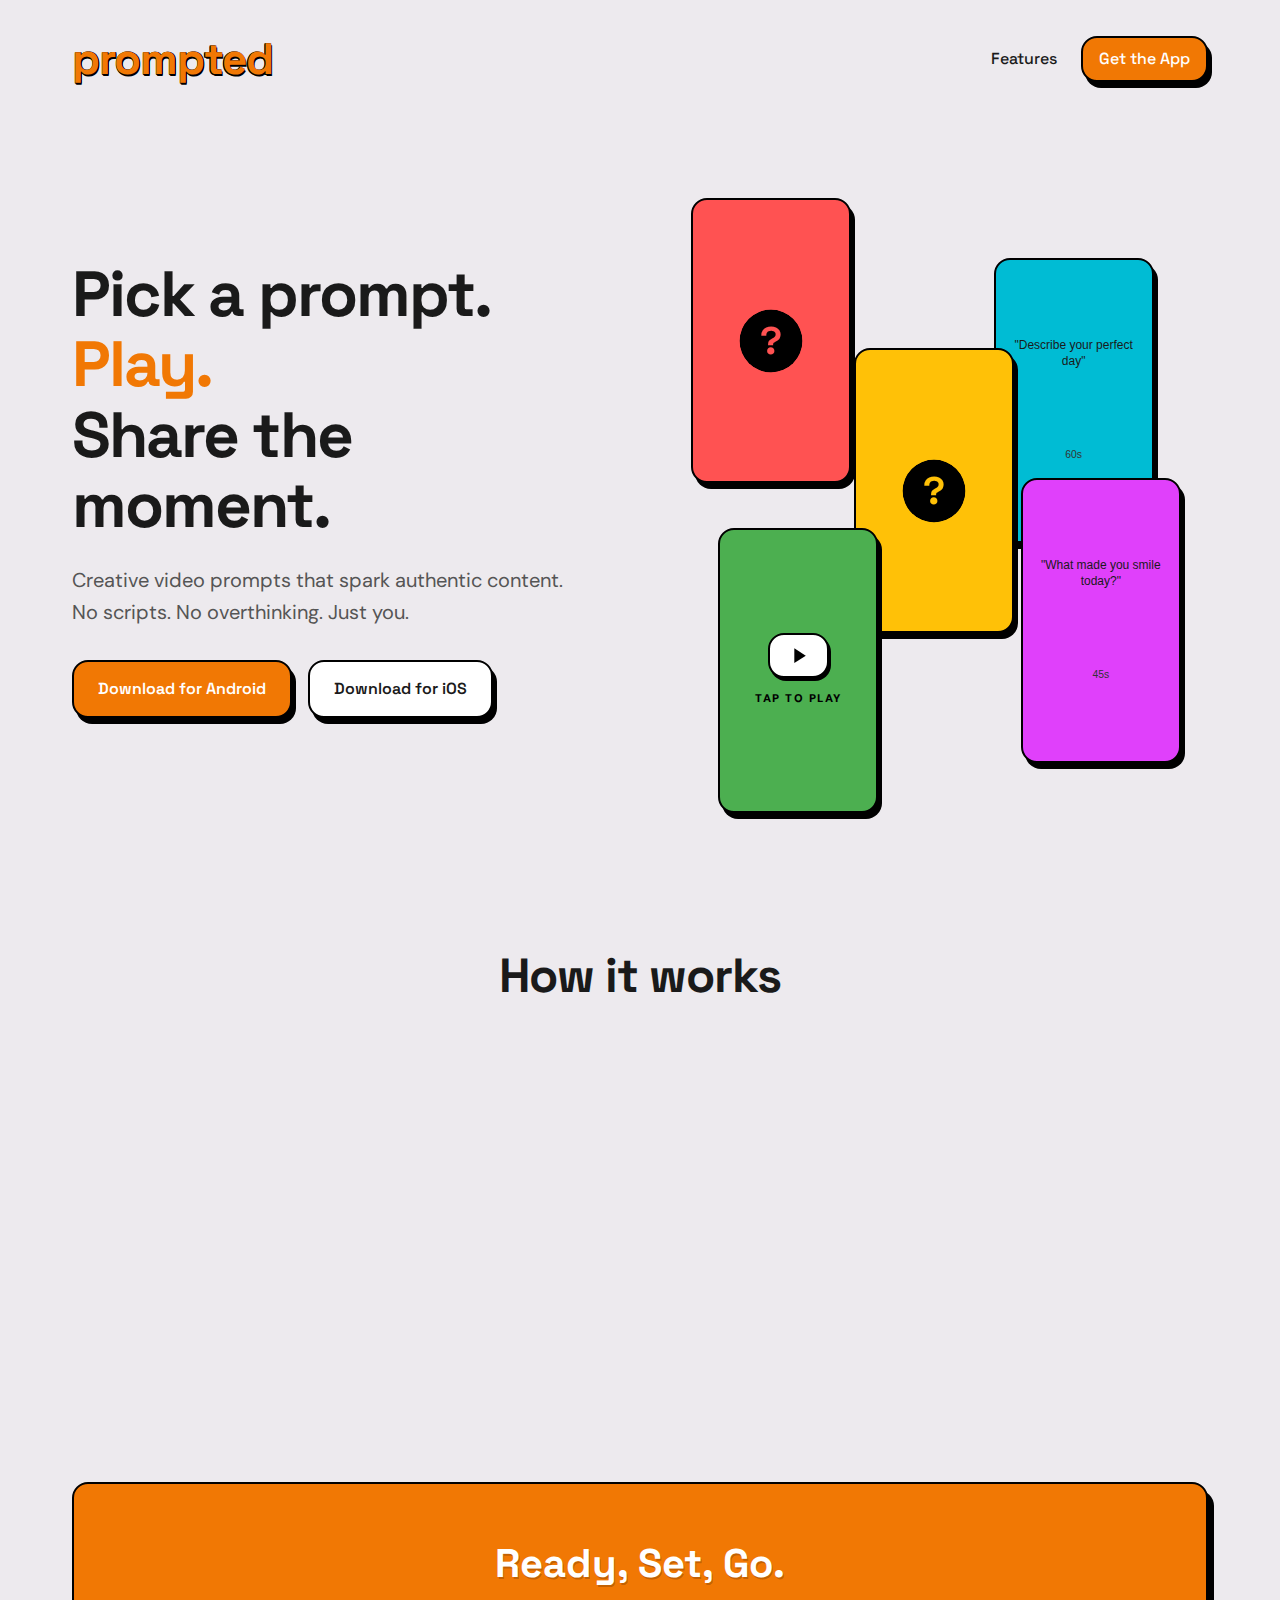
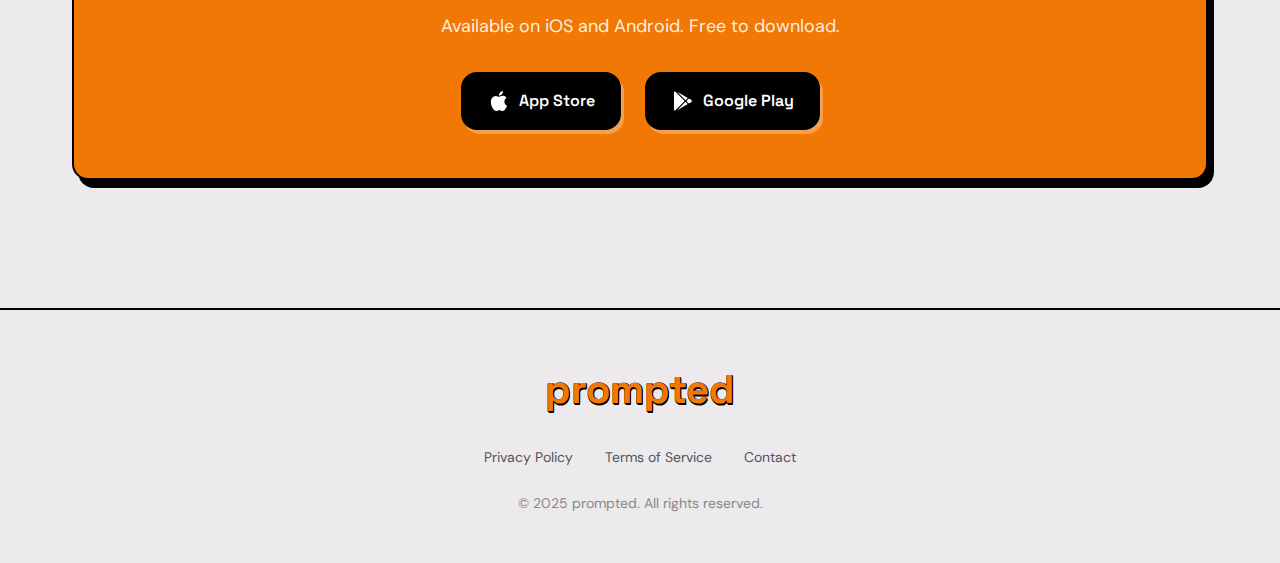
<file: index.html>
<!DOCTYPE html>
<html lang="en">
<head>
  <meta charset="UTF-8">
  <meta name="viewport" content="width=device-width, initial-scale=1.0">
  <title>prompted — creative video prompts</title>
  <meta name="description" content="Get creative prompts. Record your response. Share with friends. prompted is the app that sparks your creativity.">
  <link rel="stylesheet" href="styles.css">
  <link rel="preconnect" href="https://fonts.googleapis.com">
  <link rel="preconnect" href="https://fonts.gstatic.com" crossorigin>
  <link href="https://fonts.googleapis.com/css2?family=Space+Grotesk:wght@400;500;700&family=DM+Sans:wght@400;500;700&display=swap" rel="stylesheet">
  
  <!-- Favicons -->
  <link rel="icon" type="image/png" href="icon_logo.png">
  
  <style>
    /* Additional styles for mystery and play cards */
    .mystery-icon {
      display: flex;
      align-items: center;
      justify-content: center;
      width: 100%;
      height: 100%;
    }
    
    .mystery-icon svg {
      width: 70px;
      height: 70px;
    }
    
    .play-card-content {
      display: flex;
      flex-direction: column;
      align-items: center;
      justify-content: center;
      gap: 12px;
      width: 100%;
      height: 100%;
    }
    
    .play-button-wrapper {
      background: white;
      padding: 8px 16px;
      border-radius: var(--border-radius);
      border: 2px solid #000;
      box-shadow: 2px 3px 0 #000;
      display: flex;
      align-items: center;
      justify-content: center;
    }
    
    .play-button-wrapper svg {
      width: 25px;
      height: 25px;
      color: #000;
    }
    
    .tap-to-play-text {
      font-size: 0.7rem;
      font-weight: 900;
      letter-spacing: 1.5px;
      color: #000;
      text-transform: uppercase;
    }
  </style>
</head>
<body>
  <div class="page-wrapper">
    <!-- Header -->
    <header class="header">
      <div class="logo">prompted</div>
      <nav class="nav">
        <a href="#features" class="nav-link">Features</a>
        <a href="#download" class="nav-link btn-download">Get the App</a>
      </nav>
    </header>

    <!-- Hero Section -->
    <main class="hero">
      <div class="hero-content">
        <h1 class="hero-title">
          Pick a prompt.<br>
          <span class="highlight">Play.</span><br>
          Share the moment.
        </h1>
        <p class="hero-subtitle">
          Creative video prompts that spark authentic content. 
          No scripts. No overthinking. Just you.
        </p>
        <div class="hero-cta">
          <a href="#download" class="btn btn-primary">Download for Android</a>
          <a href="#download" class="btn btn-secondary">Download for iOS</a>
        </div>
      </div>

      <!-- Decorative Cards -->
      <div class="hero-visual">
        <!-- Card 1: Question Mark (Mystery) -->
        <div class="prompt-card card-red" style="--delay: 0s">
          <div class="mystery-icon">
            <svg xmlns="http://www.w3.org/2000/svg" viewBox="0 0 100 100">
              <defs>
                <mask id="questionMask1">
                  <circle cx="50" cy="50" r="45" fill="white"/>
                  <text x="50" y="68" text-anchor="middle" font-family="Space Grotesk, Arial, sans-serif" font-size="55" font-weight="700" fill="black">?</text>
                </mask>
              </defs>
              <circle cx="50" cy="50" r="45" fill="black" mask="url(#questionMask1)"/>
            </svg>
          </div>
        </div>
        
        <!-- Card 2: Regular prompt -->
        <div class="prompt-card card-cyan" style="--delay: 0.1s">
          <span class="prompt-text">"Describe your perfect day"</span>
          <span class="prompt-time">60s</span>
        </div>
        
        <!-- Card 3: Question Mark (Mystery) -->
        <div class="prompt-card card-amber" style="--delay: 0.2s">
          <div class="mystery-icon">
            <svg xmlns="http://www.w3.org/2000/svg" viewBox="0 0 100 100">
              <defs>
                <mask id="questionMask2">
                  <circle cx="50" cy="50" r="45" fill="white"/>
                  <text x="50" y="68" text-anchor="middle" font-family="Space Grotesk, Arial, sans-serif" font-size="55" font-weight="700" fill="black">?</text>
                </mask>
              </defs>
              <circle cx="50" cy="50" r="45" fill="black" mask="url(#questionMask2)"/>
            </svg>
          </div>
        </div>
        
        <!-- Card 4: Regular prompt -->
        <div class="prompt-card card-purple" style="--delay: 0.3s">
          <span class="prompt-text">"What made you smile today?"</span>
          <span class="prompt-time">45s</span>
        </div>
        
        <!-- Card 5: Play Button (Bottom) -->
        <div class="prompt-card card-green" style="--delay: 0.4s">
          <div class="play-card-content">
            <div class="play-button-wrapper">
              <svg xmlns="http://www.w3.org/2000/svg" viewBox="0 0 24 24" fill="currentColor">
                <path d="M8 5.14v14l11-7-11-7z"/>
              </svg>
            </div>
            <span class="tap-to-play-text">Tap to Play</span>
          </div>
        </div>
      </div>
    </main>

    <!-- Features Section -->
    <section id="features" class="features">
      <h2 class="section-title">How it works</h2>
      <div class="features-grid">
        <div class="feature-card card-orange">
          <div class="feature-number">1</div>
          <h3>Pick a Prompt</h3>
          <p>Choose a prompt — could be funny, thoughtful, or a total mystery.</p>
        </div>
        <div class="feature-card card-blue">
          <div class="feature-number">2</div>
          <h3>Play</h3>
          <p>No retakes. Just seconds on the clock to capture authentic, in-the-moment you.</p>
        </div>
        <div class="feature-card card-pink">
          <div class="feature-number">3</div>
          <h3>Share & Discover</h3>
          <p>Post your response and see how others answered the same prompt.</p>
        </div>
      </div>
    </section>

    <!-- Download Section -->
    <section id="download" class="download">
      <div class="download-card">
        <h2>Ready, Set, Go.</h2>
        <p>Available on iOS and Android. Free to download.</p>
        <div class="store-buttons">
          <a href="#" class="store-btn">
            <svg viewBox="0 0 24 24" width="24" height="24" fill="currentColor">
              <path d="M18.71 19.5c-.83 1.24-1.71 2.45-3.05 2.47-1.34.03-1.77-.79-3.29-.79-1.53 0-2 .77-3.27.82-1.31.05-2.3-1.32-3.14-2.53C4.25 17 2.94 12.45 4.7 9.39c.87-1.52 2.43-2.48 4.12-2.51 1.28-.02 2.5.87 3.29.87.78 0 2.26-1.07 3.81-.91.65.03 2.47.26 3.64 1.98-.09.06-2.17 1.28-2.15 3.81.03 3.02 2.65 4.03 2.68 4.04-.03.07-.42 1.44-1.38 2.83M13 3.5c.73-.83 1.94-1.46 2.94-1.5.13 1.17-.34 2.35-1.04 3.19-.69.85-1.83 1.51-2.95 1.42-.15-1.15.41-2.35 1.05-3.11z"/>
            </svg>
            App Store
          </a>
          <a href="#" class="store-btn">
            <svg viewBox="0 0 24 24" width="24" height="24" fill="currentColor">
              <path d="M3,20.5V3.5C3,2.91 3.34,2.39 3.84,2.15L13.69,12L3.84,21.85C3.34,21.6 3,21.09 3,20.5M16.81,15.12L6.05,21.34L14.54,12.85L16.81,15.12M20.16,10.81C20.5,11.08 20.75,11.5 20.75,12C20.75,12.5 20.53,12.9 20.18,13.18L17.89,14.5L15.39,12L17.89,9.5L20.16,10.81M6.05,2.66L16.81,8.88L14.54,11.15L6.05,2.66Z"/>
            </svg>
            Google Play
          </a>
        </div>
      </div>
    </section>

    <!-- Footer -->
    <footer class="footer">
      <div class="footer-content">
        <div class="footer-logo">prompted</div>
        <div class="footer-links">
          <a href="#">Privacy Policy</a>
          <a href="#">Terms of Service</a>
          <a href="#">Contact</a>
        </div>
        <p class="footer-copy">© 2025 prompted. All rights reserved.</p>
      </div>
    </footer>
  </div>

  <script>
    // Simple scroll animations
    const observerOptions = {
      threshold: 0.1,
      rootMargin: '0px 0px -50px 0px'
    };

    const observer = new IntersectionObserver((entries) => {
      entries.forEach(entry => {
        if (entry.isIntersecting) {
          entry.target.classList.add('visible');
        }
      });
    }, observerOptions);

    document.querySelectorAll('.feature-card, .prompt-card').forEach(el => {
      observer.observe(el);
    });
  </script>
</body>
</html>
</file>
<file: styles.css>
/* ============================================
   PROMPTED WEBSITE - NEOBRUTALIST STYLE
   Matching the Flutter app's BoxDecorator
   ============================================ */

/* CSS Variables - Design Tokens */
:root {
  /* Brand Colors */
  --brand-orange: #F17804;
  --brand-orange-dark: #B25702;
  
  /* Background */
  --bg-main: #EDEAEE;
  --bg-offwhite: #ECECEC;
  
  /* Neobrutalist Color Palette */
  --color-red: #FF5252;
  --color-orange: #FF9800;
  --color-amber: #FFC107;
  --color-green: #4CAF50;
  --color-cyan: #00BCD4;
  --color-blue: #2196F3;
  --color-purple: #E040FB;
  --color-pink: #FF4081;
  
  /* Box Decorator Values (from Flutter) */
  --border-width: 2px;
  --border-radius: 16px;
  --shadow-x: 4px;
  --shadow-y: 6px;
  
  /* Typography */
  --font-display: 'Space Grotesk', sans-serif;
  --font-body: 'DM Sans', sans-serif;
  --font-roboto: 'Roboto', sans-serif;
  
  /* Spacing */
  --space-xs: 0.5rem;
  --space-sm: 1rem;
  --space-md: 1.5rem;
  --space-lg: 2rem;
  --space-xl: 3rem;
  --space-2xl: 5rem;
}

/* Reset & Base */
*, *::before, *::after {
  box-sizing: border-box;
  margin: 0;
  padding: 0;
}

html {
  scroll-behavior: smooth;
}

body {
  font-family: var(--font-body);
  background-color: var(--bg-main);
  color: #1a1a1a;
  line-height: 1.6;
  min-height: 100vh;
}

/* Page Wrapper */
.page-wrapper {
  width: 100%;
  overflow-x: hidden;
}

/* ============================================
   HEADER
   ============================================ */
.header {
  display: flex;
  justify-content: space-between;
  align-items: center;
  padding: var(--space-md) var(--space-lg);
  max-width: 1200px;
  margin: 0 auto;
}

.logo {
  font-family: var(--font-display);
  font-size: 2.75rem;
  font-weight: 700;
  color: var(--brand-orange);
  text-shadow: 
    1px 2px 0 #000,
    -0.5px -0.5px 0 #000,
    0.5px -0.5px 0 #000,
    -0.5px 0.5px 0 #000,
    0.5px 0.5px 0 #000;
  letter-spacing: -0.02em;
}

.nav {
  display: flex;
  align-items: center;
  gap: var(--space-md);
}

.nav-link {
  font-family: var(--font-display);
  font-weight: 500;
  color: #1a1a1a;
  text-decoration: none;
  transition: color 0.2s;
}

.nav-link:hover {
  color: var(--brand-orange);
}

.btn-download {
  background: var(--brand-orange);
  color: white !important;
  padding: 0.5rem 1rem;
  border-radius: var(--border-radius);
  border: var(--border-width) solid #000;
  box-shadow: var(--shadow-x) var(--shadow-y) 0 #000;
  transition: transform 0.15s, box-shadow 0.15s;
}

.btn-download:hover {
  transform: translate(2px, 2px);
  box-shadow: 2px 4px 0 #000;
}

/* ============================================
   HERO SECTION
   ============================================ */
.hero {
  padding: var(--space-2xl) var(--space-lg);
  max-width: 1200px;
  margin: 0 auto;
  display: grid;
  grid-template-columns: 1fr 1fr;
  gap: var(--space-xl);
  align-items: center;
  min-height: 80vh;
}

.hero-title {
  font-family: var(--font-display);
  font-size: clamp(2.5rem, 5vw, 4rem);
  font-weight: 700;
  line-height: 1.1;
  margin-bottom: var(--space-md);
  letter-spacing: -0.03em;
}

.highlight {
  color: var(--brand-orange);
  position: relative;
}

.hero-subtitle {
  font-size: 1.25rem;
  color: #555;
  margin-bottom: var(--space-lg);
  max-width: 500px;
}

.hero-subtitle span {
  display: block;
}

.hero-cta {
  display: flex;
  gap: var(--space-sm);
  flex-wrap: wrap;
}

.btn {
  font-family: var(--font-display);
  font-weight: 600;
  padding: 0.875rem 1.5rem;
  border-radius: var(--border-radius);
  border: var(--border-width) solid #000;
  text-decoration: none;
  display: inline-block;
  transition: transform 0.15s, box-shadow 0.15s;
  cursor: pointer;
}

.btn-primary {
  background: var(--brand-orange);
  color: white;
  box-shadow: var(--shadow-x) var(--shadow-y) 0 #000;
}

.btn-secondary {
  background: white;
  color: #1a1a1a;
  box-shadow: var(--shadow-x) var(--shadow-y) 0 #000;
}

.btn:hover {
  transform: translate(2px, 3px);
  box-shadow: 2px 3px 0 #000;
}

.btn:active {
  transform: translate(4px, 6px);
  box-shadow: 0 0 0 #000;
}

/* Hero Visual - Floating Cards */
.hero-visual {
  position: relative;
  height: 580px;
}

.prompt-card {
  position: absolute;
  padding: var(--space-sm);
  border-radius: var(--border-radius);
  border: var(--border-width) solid #000;
  box-shadow: var(--shadow-x) var(--shadow-y) 0 #000;
  width: 160px;
  aspect-ratio: 9 / 16;
  overflow: hidden;
  display: flex;
  flex-direction: column;
  align-items: center;
  justify-content: space-evenly;
  text-align: center;
  gap: var(--space-sm);
  opacity: 0;
  transform: translateY(20px);
  animation: float-in 0.5s ease-out forwards;
  animation-delay: var(--delay);
}

.prompt-card.visible {
  opacity: 1;
  transform: translateY(0);
}

@keyframes float-in {
  to {
    opacity: 1;
    transform: translateY(0);
  }
}

/* Card positions - scattered layout */
.prompt-card:nth-child(1) { top: 0; left: 5%; }
.prompt-card:nth-child(2) { top: 60px; right: 10%; }
.prompt-card:nth-child(3) { top: 150px; left: 35%; }
.prompt-card:nth-child(4) { top: 280px; right: 5%; }
.prompt-card:nth-child(5) { top: 330px; left: 10%; }

.prompt-text {
  font-family: var(--font-roboto);
  font-weight: 500;
  font-size: 0.75rem;
  line-height: 1.3;
}

.prompt-time {
  font-family: var(--font-roboto);
  font-size: 0.65rem;
  color: #333;
  font-weight: 500;
}

/* Card Colors */
.card-red { background: var(--color-red); }
.card-orange { background: var(--color-orange); }
.card-amber { background: var(--color-amber); }
.card-green { background: var(--color-green); }
.card-cyan { background: var(--color-cyan); }
.card-blue { background: var(--color-blue); color: white; }
.card-purple { background: var(--color-purple); }
.card-pink { background: var(--color-pink); }

/* ============================================
   FEATURES SECTION
   ============================================ */
.features {
  padding: var(--space-2xl) var(--space-lg);
  max-width: 1200px;
  margin: 0 auto;
}

.section-title {
  font-family: var(--font-display);
  font-size: clamp(2rem, 4vw, 3rem);
  font-weight: 700;
  text-align: center;
  margin-bottom: var(--space-xl);
  letter-spacing: -0.02em;
}

.features-grid {
  display: grid;
  grid-template-columns: repeat(auto-fit, minmax(280px, 1fr));
  gap: var(--space-lg);
}

.feature-card {
  padding: var(--space-lg);
  border-radius: var(--border-radius);
  border: var(--border-width) solid #000;
  box-shadow: var(--shadow-x) var(--shadow-y) 0 #000;
  opacity: 0;
  transform: translateY(30px);
  transition: opacity 0.5s, transform 0.5s;
}

.feature-card.visible {
  opacity: 1;
  transform: translateY(0);
}

.feature-number {
  font-family: var(--font-display);
  font-size: 3rem;
  font-weight: 700;
  line-height: 1;
  margin-bottom: var(--space-sm);
  opacity: 0.3;
}

.feature-card h3 {
  font-family: var(--font-display);
  font-size: 1.5rem;
  font-weight: 700;
  margin-bottom: var(--space-sm);
}

.feature-card p {
  font-size: 1rem;
  line-height: 1.5;
}

/* ============================================
   DOWNLOAD SECTION
   ============================================ */
.download {
  padding: var(--space-2xl) var(--space-lg);
  max-width: 1200px;
  margin: 0 auto;
}

.download-card {
  background: var(--brand-orange);
  padding: var(--space-xl);
  border-radius: var(--border-radius);
  border: var(--border-width) solid #000;
  box-shadow: 6px 8px 0 #000;
  text-align: center;
}

.download-card h2 {
  font-family: var(--font-display);
  font-size: clamp(1.75rem, 4vw, 2.5rem);
  font-weight: 700;
  color: white;
  margin-bottom: var(--space-sm);
  text-shadow: 1px 2px 0 rgba(0,0,0,0.2);
}

.download-card p {
  color: rgba(255,255,255,0.9);
  font-size: 1.125rem;
  margin-bottom: var(--space-lg);
}

.store-buttons {
  display: flex;
  justify-content: center;
  gap: var(--space-md);
  flex-wrap: wrap;
}

.store-btn {
  display: inline-flex;
  align-items: center;
  gap: var(--space-xs);
  background: #000;
  color: white;
  padding: 0.875rem 1.5rem;
  border-radius: var(--border-radius);
  border: var(--border-width) solid #000;
  text-decoration: none;
  font-family: var(--font-display);
  font-weight: 600;
  box-shadow: 3px 4px 0 rgba(255,255,255,0.3);
  transition: transform 0.15s, box-shadow 0.15s;
}

.store-btn:hover {
  transform: translate(1px, 2px);
  box-shadow: 2px 2px 0 rgba(255,255,255,0.3);
}

.store-btn svg {
  flex-shrink: 0;
}

/* ============================================
   FOOTER
   ============================================ */
.footer {
  padding: var(--space-xl) var(--space-lg);
  border-top: var(--border-width) solid #000;
  margin-top: var(--space-xl);
}

.footer-content {
  max-width: 1200px;
  margin: 0 auto;
  display: flex;
  flex-direction: column;
  align-items: center;
  gap: var(--space-md);
}

.footer-logo {
  font-family: var(--font-display);
  font-size: 2.5rem;
  font-weight: 700;
  color: var(--brand-orange);
  text-shadow: 
    1px 2px 0 #000,
    -0.5px -0.5px 0 #000,
    0.5px -0.5px 0 #000,
    -0.5px 0.5px 0 #000,
    0.5px 0.5px 0 #000;
}

.footer-links {
  display: flex;
  gap: var(--space-lg);
  flex-wrap: wrap;
  justify-content: center;
}

.footer-links a {
  color: #555;
  text-decoration: none;
  font-size: 0.875rem;
  transition: color 0.2s;
}

.footer-links a:hover {
  color: var(--brand-orange);
}

.footer-copy {
  color: #888;
  font-size: 0.875rem;
}

/* ============================================
   RESPONSIVE DESIGN
   ============================================ */
@media (max-width: 900px) {
  .hero {
    grid-template-columns: 1fr;
    text-align: center;
    padding-top: var(--space-xl);
    min-height: auto;
  }
  
  .hero-subtitle {
    margin-left: auto;
    margin-right: auto;
  }
  
  .hero-cta {
    justify-content: center;
  }
  
  .hero-visual {
    display: none;
  }
}

@media (max-width: 600px) {
  .header {
    flex-direction: column;
    gap: var(--space-sm);
  }
  
  .nav {
    width: 100%;
    justify-content: center;
  }
  
  .hero-title {
    font-size: 2rem;
  }
  
  .hero-cta {
    flex-direction: column;
    align-items: center;
  }
  
  .btn {
    width: 100%;
    max-width: 280px;
    text-align: center;
  }
  
  .features-grid {
    grid-template-columns: 1fr;
  }
  
  .store-buttons {
    flex-direction: column;
    align-items: center;
  }
  
  .store-btn {
    width: 100%;
    max-width: 280px;
    justify-content: center;
  }
}

/* ============================================
   ANIMATIONS
   ============================================ */
@keyframes subtle-float {
  0%, 100% { transform: translateY(0); }
  50% { transform: translateY(-8px); }
}

.prompt-card:nth-child(1) { animation: subtle-float 4s ease-in-out infinite; animation-delay: 0s; }
.prompt-card:nth-child(2) { animation: subtle-float 4s ease-in-out infinite; animation-delay: 0.5s; }
.prompt-card:nth-child(3) { animation: subtle-float 4s ease-in-out infinite; animation-delay: 1s; }
.prompt-card:nth-child(4) { animation: subtle-float 4s ease-in-out infinite; animation-delay: 1.5s; }
.prompt-card:nth-child(5) { animation: subtle-float 4s ease-in-out infinite; animation-delay: 2s; }

/* Initial state for scroll animations */
.feature-card:nth-child(1) { transition-delay: 0s; }
.feature-card:nth-child(2) { transition-delay: 0.1s; }
.feature-card:nth-child(3) { transition-delay: 0.2s; }
</file>
